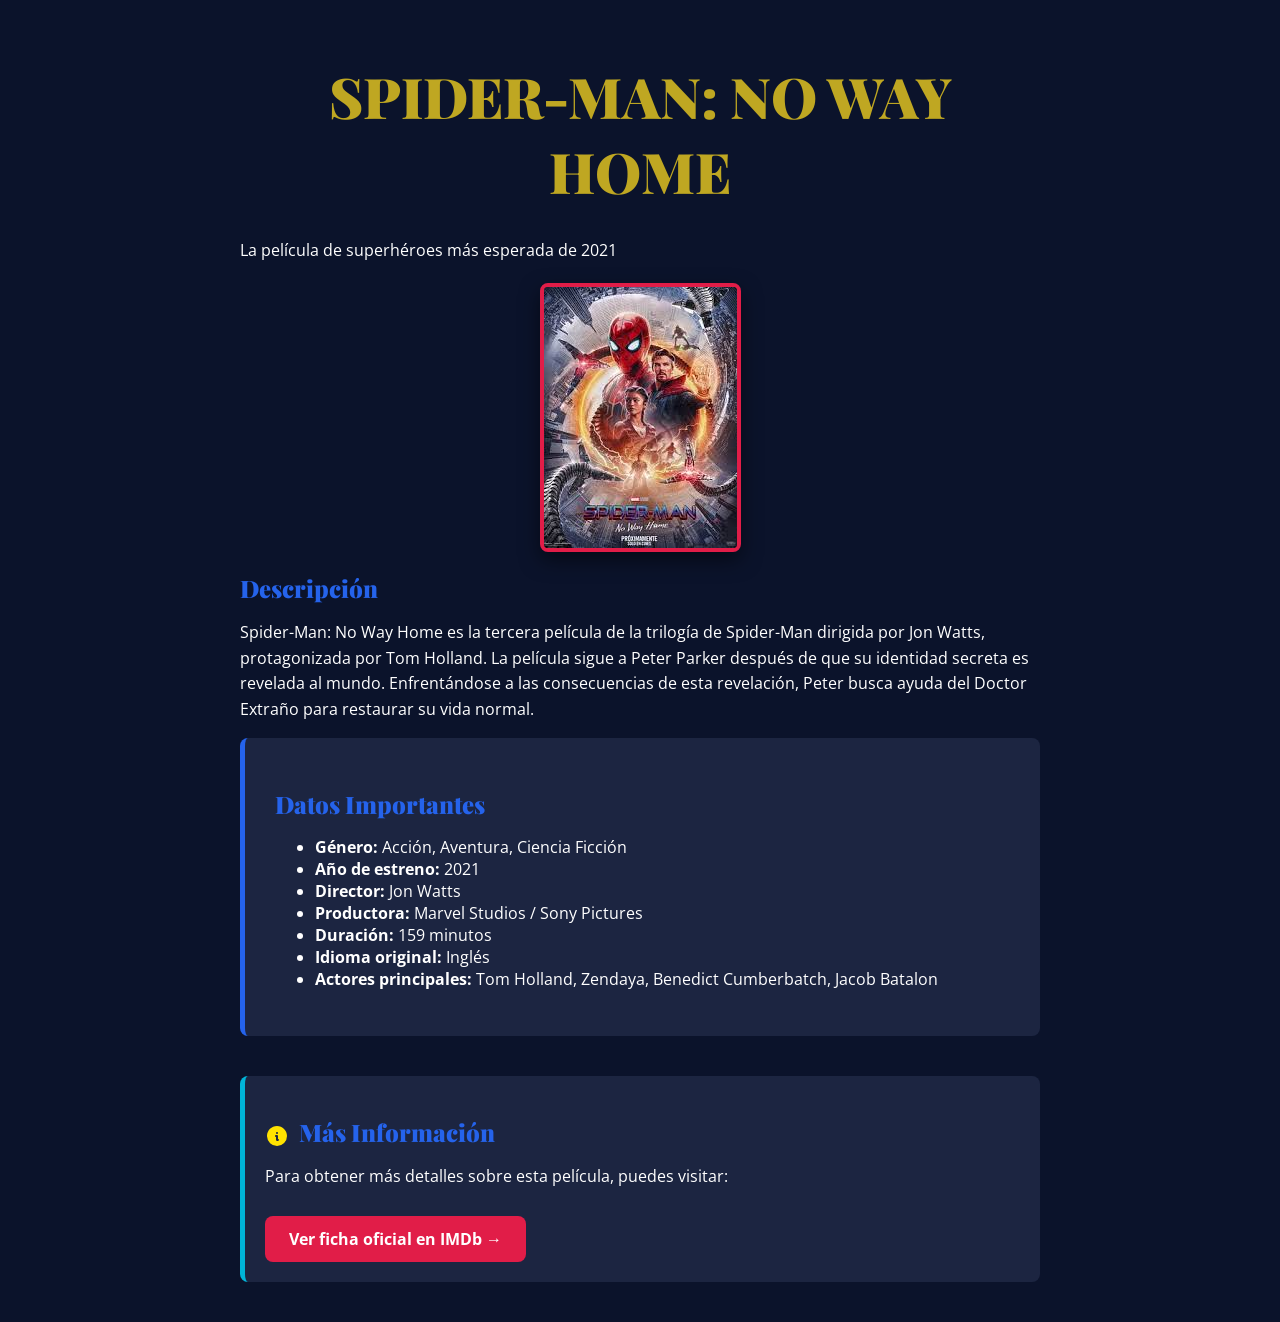
<file: Pelicula Favorita/index.html>
<!DOCTYPE html>
<html lang="en">
<head>
    <meta charset="UTF-8">
    <meta name="viewport" content="width=device-width, initial-scale=1.0">
    <title>Mi Película Favorita</title>
    <link rel="stylesheet" href="CSS/style.css">
</head>

<main>
<body>
    <header> <h1 id="titulo-pelicula">Spider-Man: No Way Home</h1> </header>
    <p class="subtitulo">La película de superhéroes más esperada de 2021</p>

    <section>
            <img src="imagenes/spiderman.jpeg"alt="Carátula de Spider-Man: No Way Home" 
  class="imagen-pelicula"></section>

  <section class="seccion-descripcion">
  <h2>Descripción</h2>
  <p class="descripcion-texto">
    Spider-Man: No Way Home es la tercera película de la trilogía de Spider-Man dirigida por Jon Watts, 
  protagonizada por Tom Holland. La película sigue a Peter Parker después de que su identidad secreta es 
  revelada al mundo. Enfrentándose a las consecuencias de esta revelación, Peter busca ayuda del Doctor 
  Extraño para restaurar su vida normal.
  </p>
</section>

<section class="seccion-datos">
  <h2>Datos Importantes</h2>
  <ul class="lista-datos">
    <li><strong>Género:</strong> Acción, Aventura, Ciencia Ficción</li>
    <li><strong>Año de estreno:</strong> 2021</li>
    <li><strong>Director:</strong> Jon Watts</li>
    <li><strong>Productora:</strong> Marvel Studios / Sony Pictures</li>
    <li><strong>Duración:</strong> 159 minutos</li>
    <li><strong>Idioma original:</strong> Inglés</li>
    <li><strong>Actores principales:</strong> Tom Holland, Zendaya, Benedict Cumberbatch, Jacob Batalon</li>
  </ul>
</section>

<section class="seccion-enlace">
  <h2><img src="iconos/info-circle.svg" class="icono-info">Más Información</h2>
  <p>Para obtener más detalles sobre esta película, puedes visitar:</p>
  <a href="https://www.imdb.com/es-es/find/?q=spiderman%20no%20way%20home&ref_=hm_nv_srb_sm" 
    target="_blank" 
    rel="noopener noreferrer"
    class="enlace-boton">Ver ficha oficial en IMDb →
  </a>
</section>
</main>
</body>
</html>
</file>
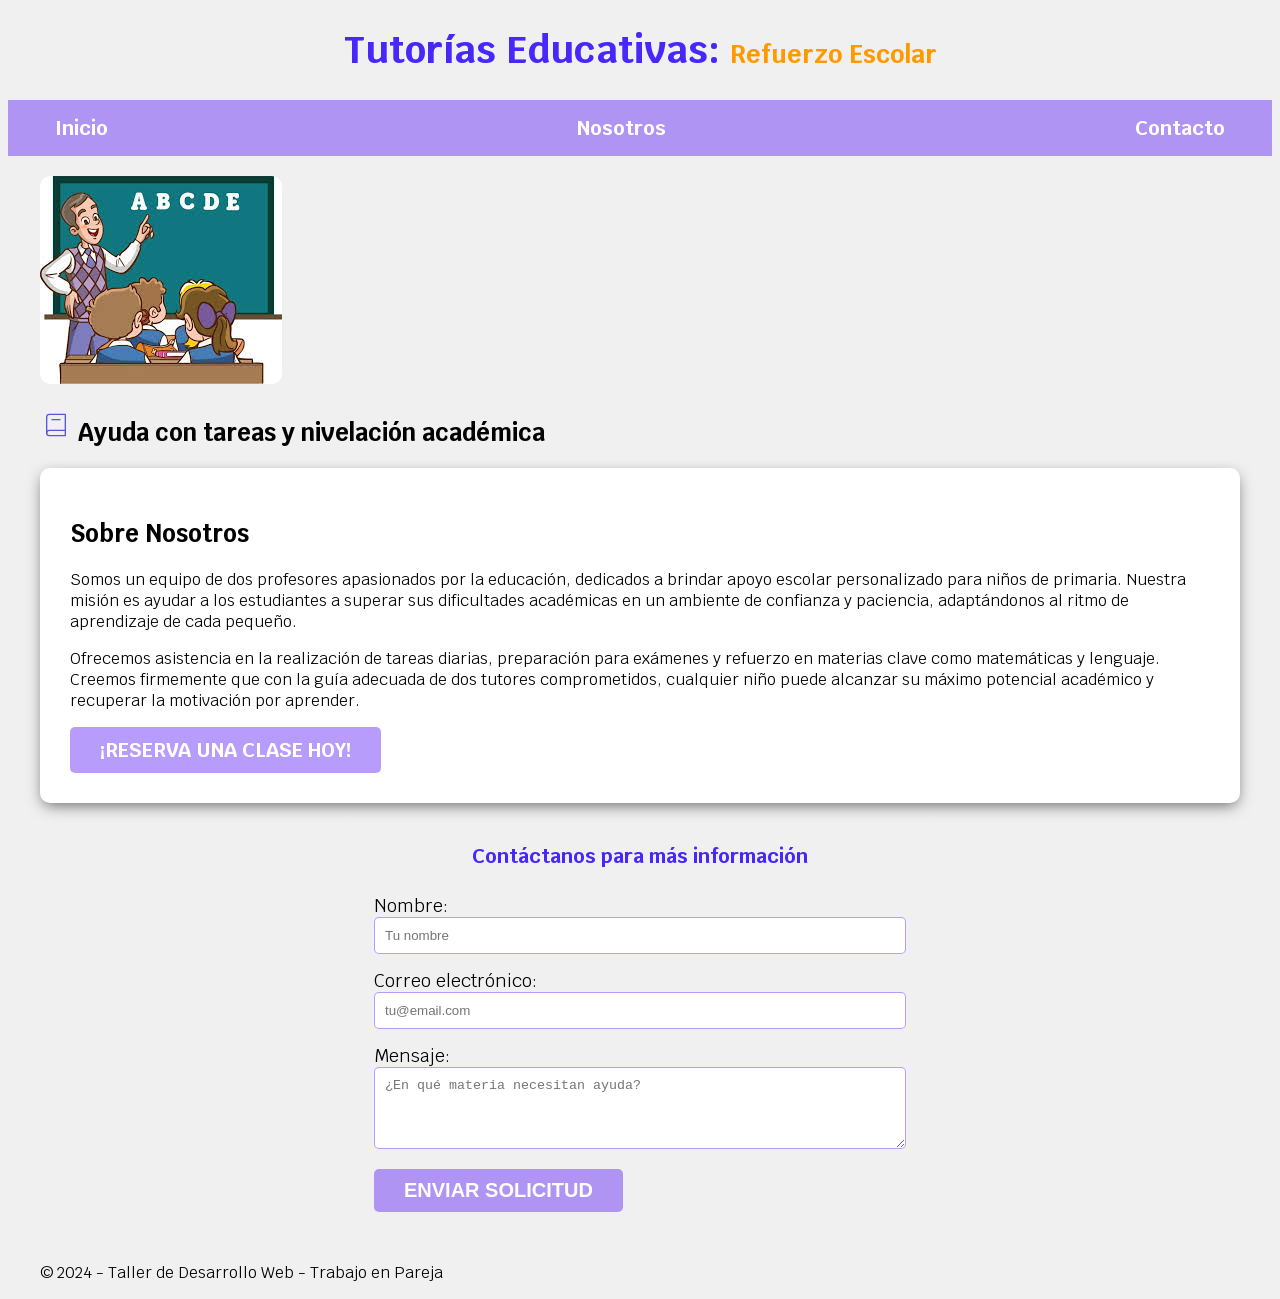
<file: TALLER EN PAREJA/index.html>
<!DOCTYPE html>
<html lang="es">
<head>
    <meta charset="UTF-8">
    <meta name="viewport" content="width=device-width, initial-scale=1.0">
    <title>Refuerzo Escolar - Tutores en Casa</title>
    <link href="https://fonts.googleapis.com/css2?family=Krub:wght@400;700&display=swap" rel="stylesheet">
    <link rel="stylesheet" href="css/styles.css">
</head>
<body>

    <header>
        <h1 class="titulo">Tutorías Educativas: <span>Refuerzo Escolar</span></h1>
    </header>

    <div class="nav-bg">
        <nav class="navegacion-principal contenedor">
            <a href="#inicio">Inicio</a>
            <a href="#sobre-nosotros">Nosotros</a>
            <a href="#contacto">Contacto</a>
        </nav>
    </div>

    <main class="contenedor-principal">
        
        <section id="inicio" class="contenedor">
            <div class="alinear-centro">
                <img src="imagenes/images.jpeg" alt="Niños estudiando con sus tutores" style="max-width: 100%; border-radius: 1rem; margin-top: 2rem;" >
                <h2><img src="iconos/book-2.svg" alt="Libro"> Ayuda con tareas y nivelación académica</h2>
            </div>
        </section>

        <section id="sobre-nosotros" class="contenedor sombra">
            <h2>Sobre Nosotros</h2>
            <p>
                Somos un equipo de dos profesores apasionados por la educación, dedicados a brindar apoyo escolar personalizado para niños de primaria. Nuestra misión es ayudar a los estudiantes a superar sus dificultades académicas en un ambiente de confianza y paciencia, adaptándonos al ritmo de aprendizaje de cada pequeño.
            </p>
            <p>
                Ofrecemos asistencia en la realización de tareas diarias, preparación para exámenes y refuerzo en materias clave como matemáticas y lenguaje. Creemos firmemente que con la guía adecuada de dos tutores comprometidos, cualquier niño puede alcanzar su máximo potencial académico y recuperar la motivación por aprender.
            </p>

            <div class="alinear-centro">
                <a href="#contacto" class="boton">¡Reserva una Clase Hoy!</a>
            </div>
        </section>

        <section id="contacto" class="contenedor">
            <form class="formulario" action="#">
                <fieldset>
                    <legend>Contáctanos para más información</legend>

                    <div class="campo">
                        <label for="nombre">Nombre:</label>
                        <input type="text" id="nombre" name="nombre" placeholder="Tu nombre" required>
                    </div>

                    <div class="campo">
                        <label for="correo">Correo electrónico:</label>
                        <input type="email" id="correo" name="correo" placeholder="tu@email.com" required>
                    </div>

                    <div class="campo">
                        <label for="mensaje">Mensaje:</label>
                        <textarea id="mensaje" name="mensaje" rows="4" placeholder="¿En qué materia necesitan ayuda?" required></textarea>
                    </div>

                    <div class="alinear-derecha">
                        <button type="submit" class="boton">Enviar Solicitud</button>
                    </div>
                </fieldset>
            </form>
        </section>

    </main>

    <footer class="contenedor">
        <p>&copy; 2024 - Taller de Desarrollo Web - Trabajo en Pareja</p>
    </footer>

</body>
</html>
</file>
<file: Pelicula Favorita/CSS/style.css>
@import url('https://fonts.googleapis.com/css2?family=Playfair+Display:wght@700;900&family=Open+Sans:wght@400;700&display=swap');

/*SELECTORES DE TIPO */
body {
    background-color: #0b132b; /* Azul/Negro profundo de cine */
    color: #ffffff;            /* Texto claro para contraste */
    font-family: 'Open Sans', sans-serif;
    margin: 0;
    padding: 20px;
}

main {
    max-width: 800px;      /* Centra el contenido */
    margin: 0 auto;        /* Margen automático para centrar horizontalmente */
}

h1, h2, h3 {
    font-family: 'Playfair Display', serif;
    font-weight: 900;
    margin-bottom: 15px;
    color: #2563eb;        /* Azul destacado */
}

p {
    font-family: 'Open Sans', sans-serif;
    font-weight: 400;
    line-height: 1.6;      /* Mejora la lectura del párrafo */
}

/*SELECTOR DE ID (¡Obligatorio por Rúbrica!)*/
#titulo-pelicula {
    font-size: 56px;
    color: hsl(51, 70%, 44%);         /* Dorado Spider-Man */
    text-transform: uppercase;
    text-align: center;
    margin-bottom: 30px;
}

/* SELECTORES DE CLASE*/
.portada {
    background-color: #1c2541;
    border: 4px solid #2563eb;  /* Borde azul de tu diseño */
    padding: 40px;
    margin-bottom: 40px;
    border-radius: 8px;
    text-align: center;
}

.imagen-pelicula {
    max-width: 100%;
    height: auto;
    display: block;
    margin: 20px auto;
    border: 4px solid #e11d48;  /* Borde rojo arácnido */
    border-radius: 8px;
    box-shadow: 0 8px 20px rgba(0, 0, 0, 0.5);
    transition: transform 0.3s ease;
}

/* Efecto opcional para la imagen si el usuario pasa el mouse */
.imagen-pelicula:hover {
    transform: scale(1.02);     /* Se agranda un poquito visualmente */
}

.seccion-datos {
    background-color: #1c2541;
    padding: 30px;
    border-left: 5px solid #2563eb;
    border-radius: 8px;
    margin-bottom: 40px;
}

.seccion-enlace {
    background-color: #1c2541;
    padding: 20px;
    border-left: 5px solid #00b4d8;
    border-radius: 8px;
    margin-bottom: 20px;
}

.enlace-boton {
    display: inline-block;
    background-color: #e11d48;  /* Fondo rojo */
    color: white;
    text-decoration: none;      /* Quita el subrayado */
    padding: 12px 24px;         /* Le da forma de botón */
    margin-top: 10px;
    border-radius: 8px;
    font-weight: bold;
    transition: all 0.3s ease;  /* Suaviza la animación del hover */
}

.enlace-boton:hover {
    background-color: #b91c1c;  /* Rojo más oscuro al pasar el mouse */
    transform: translateY(-3px); /* Se eleva un poco */
    box-shadow: 0 4px 12px rgba(225, 29, 72, 0.4);
}

.icono-info {
    width: 24px;         /* Ajusta el tamaño para que no se vea gigante */
    height: 24px;
    margin-right: 10px;  /* Separa el ícono del texto "Más Información" */
    vertical-align: middle; /* Alinea el ícono perfectamente al centro del texto */
    
    /* Este filtro convierte un ícono negro en color dorado brillante */
    filter: invert(81%) sepia(59%) saturate(705%) hue-rotate(354deg) brightness(103%) contrast(105%);
}

/* DISEÑO RESPONSIVO (Media Queries para móviles)*/
@media (max-width: 768px) {
    #titulo-pelicula {
        font-size: 38px;        /* Más pequeño en pantallas móviles */
    }

    .seccion-datos,
    .seccion-enlace,
    .portada {
        padding: 20px;          /* Reduce espacios internos en pantallas chicas */
    }
}
</file>
<file: TALLER EN PAREJA/css/styles.css>
:root {
  --blanco: #ffffff;
  --oscuro: #5f1ff770;
  --primario: #4727fa; 
  --secundario: #ff9900; 
  --gris: #f0f0f0;
}

html {
  font-size: 62.5%;
  box-sizing: border-box;
}
*, *:before, *:after {
  box-sizing: inherit;
}

body {
  font-size: 16px;
  font-family: "Krub", sans-serif;
  background-color: var(--gris);
}

/* Tipografía similar a tu ejemplo */
.titulo {
  text-align: center;
  font-size: 3.8rem;
  color: var(--primario);
}
.titulo span {
  font-size: 2.5rem;
  color: var(--secundario);
}

.contenedor {
  max-width: 120rem;
  margin: 0 auto;
}

/* Navegación según tu lógica */
.nav-bg {
  background-color: var(--oscuro);
}
.navegacion-principal {
  display: flex;
  flex-direction: column;
}
@media (min-width: 768px) {
  .navegacion-principal {
    flex-direction: row;
    justify-content: space-between;
  }
}
.navegacion-principal a {
  display: block;
  text-align: center;
  padding: 1.5rem;
  color: var(--blanco);
  text-decoration: none;
  font-size: 2rem;
  font-weight: bold;
}
.navegacion-principal a:hover {
  background-color: var(--primario);
}

/* Hero con tus propiedades */
.hero {
  background-image: url(https://images.unsplash.com/photo-1497633762265-9d179a990aa6?q=80&w=1200);
  background-repeat: no-repeat;
  background-size: cover;
  background-position: center center;
  height: 400px;
  position: relative;
  margin-bottom: 2rem;
}
.contenido-hero {
  position: absolute;
  background-color: rgb(0 0 0 / 50%);
  width: 100%;
  height: 100%;
  display: flex;
  flex-direction: column;
  align-items: center;
  justify-content: center;
  color: var(--blanco);
  text-align: center;
}

/* Botón y Formulario con tu estilo */
.boton {
  background-color: var(--oscuro);
  color: var(--blanco);
  padding: 1rem 3rem;
  font-size: 2rem;
  text-decoration: none;
  text-transform: uppercase;
  font-weight: bold;
  border-radius: 0.5rem;
  border: none;
  display: inline-block;
}
.boton:hover {
  background-color: var(--secundario);
  color: var(--oscuro);
  cursor: pointer;
}

.sombra {
  box-shadow: 0px 5px 15px -3px #646464;
  background-color: var(--blanco);
  padding: 3rem;
  border-radius: 1rem;
}

.formulario {
  background-color: var(--gris);
  width: min(60rem, 100%);
  margin: 2rem auto;
  padding: 2rem;
  border-radius: 1rem;
}
.formulario fieldset {
  border: none;
}
.formulario legend {
  text-align: center;
  font-size: 2rem;
  color: var(--primario);
  font-weight: bold;
  margin-bottom: 2rem;
}
.campo {
  margin-bottom: 1.5rem;
}
.campo label {
  display: block;
  font-size: 1.8rem;
}
.campo input, .campo textarea {
  width: 100%;
  padding: 1rem;
  border-radius: 0.5rem;
  border: 1px solid var(--oscuro);
}
</file>
